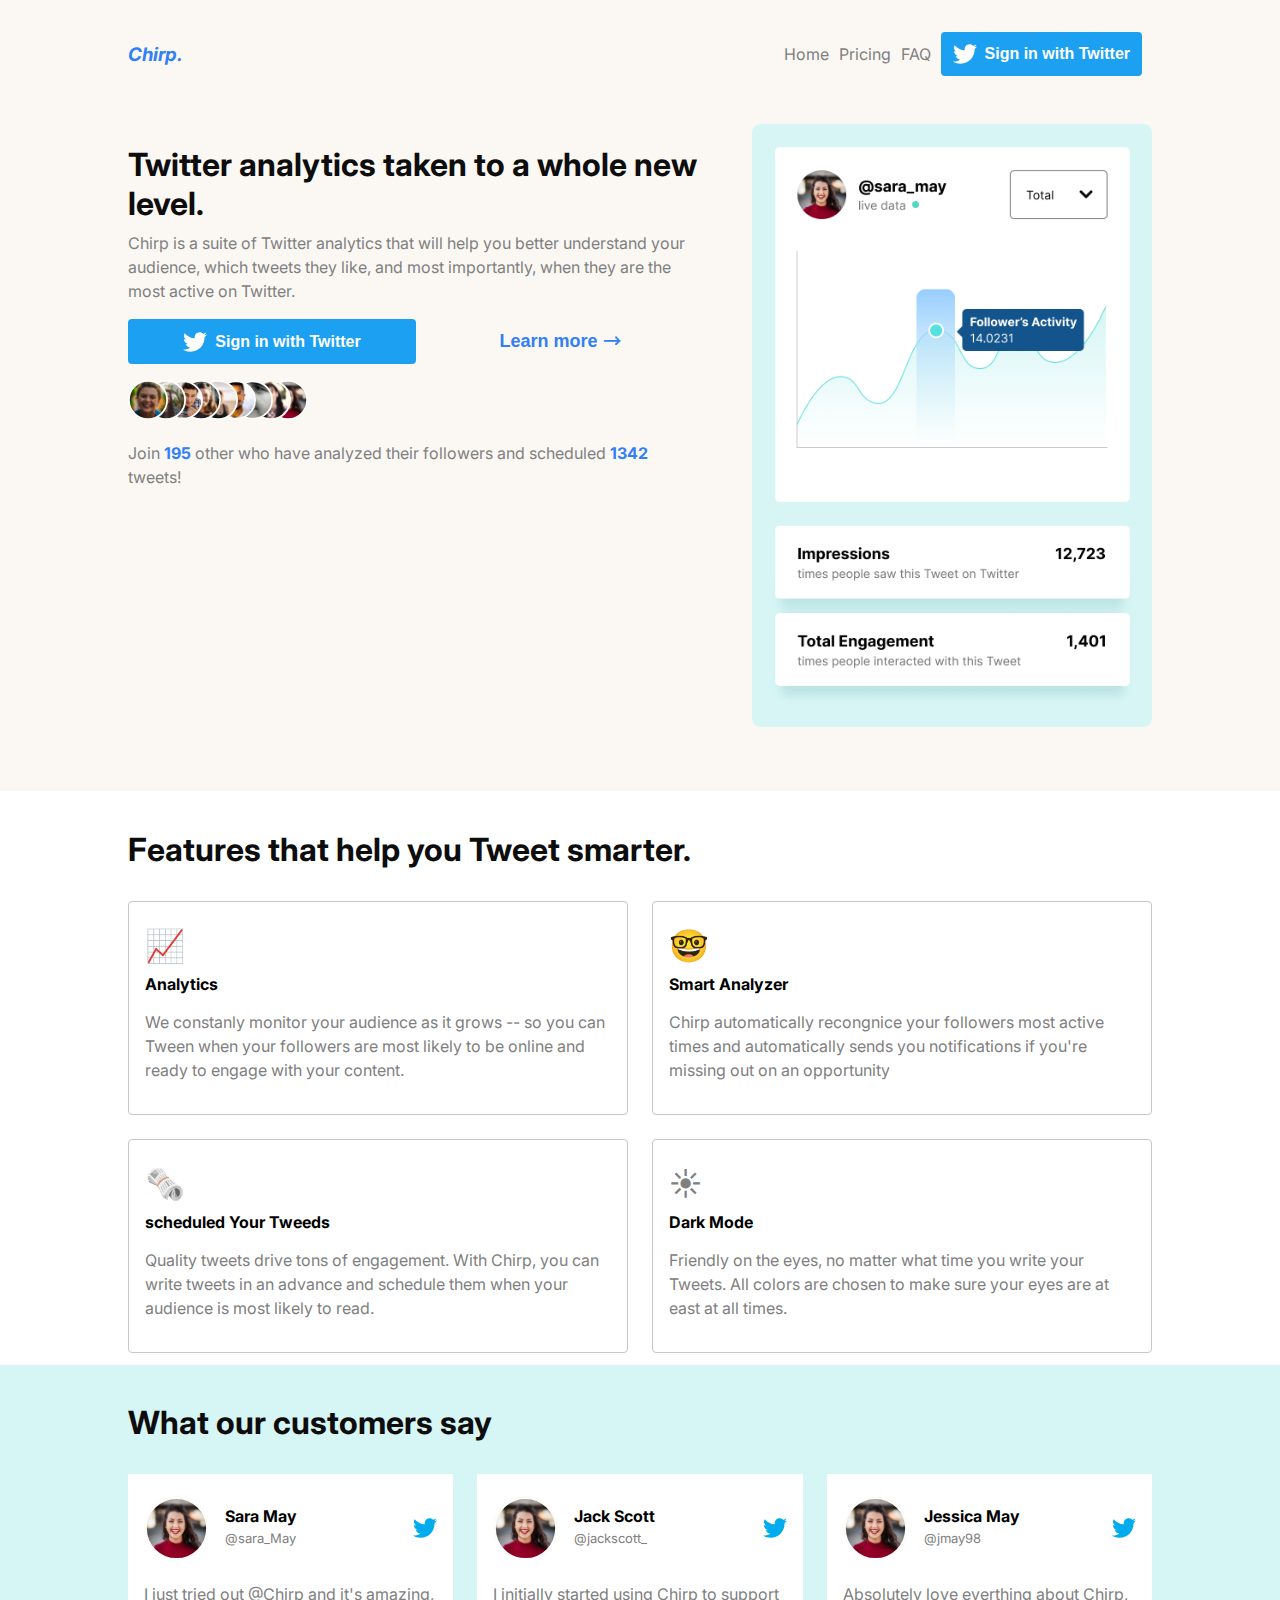
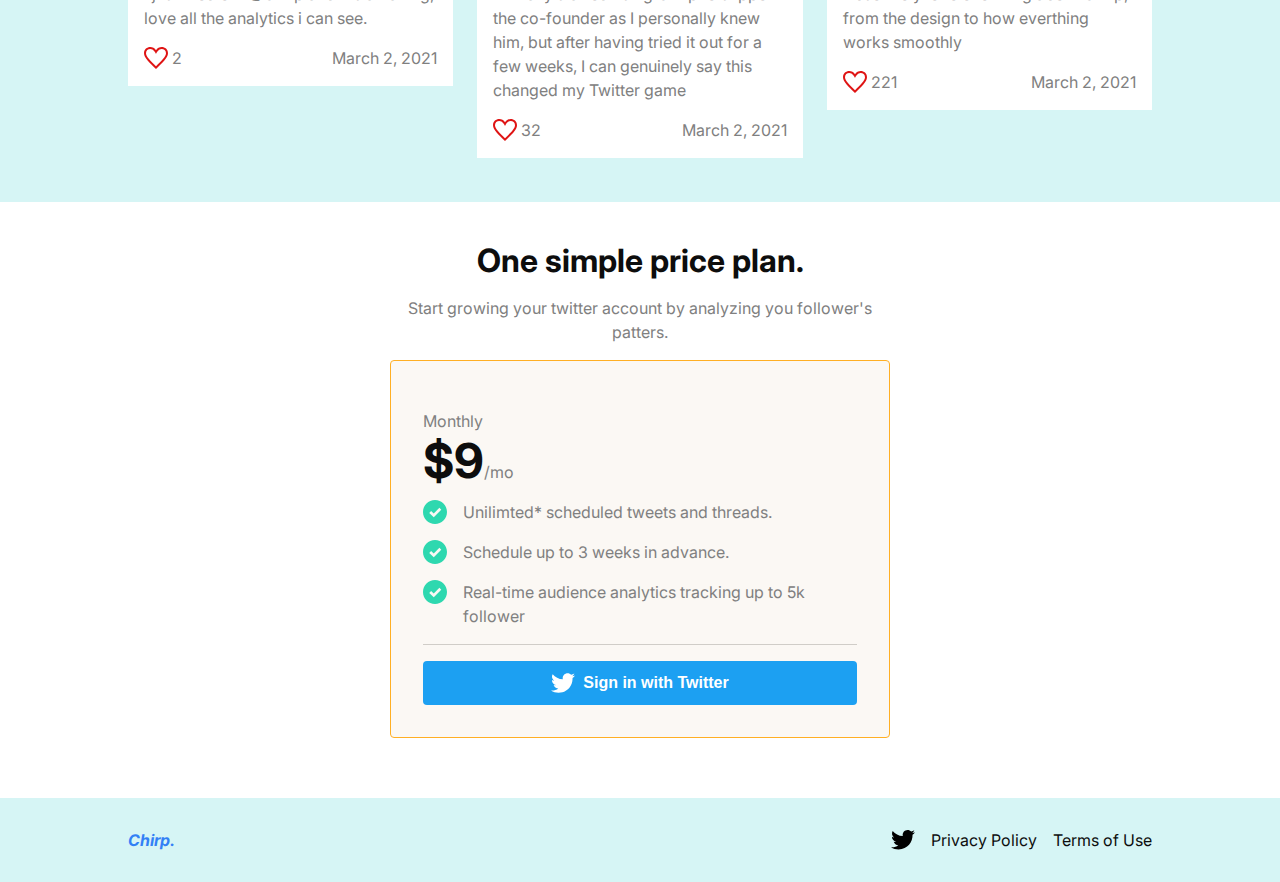
<file: index.html>
<!DOCTYPE html>
<html lang="en">
    <head>
        <meta charset="UTF-8">
        <meta name="viewport" content="width=device-width, initial-scale=1.0">
        <title>Document</title>
        <link rel="stylesheet" href="./Style/style.css">
    </head>
    <body>

        <div class="container">

            <header>
                <nav class="navbar">
                    <div class="main-header">
                        <h3 class="logo">
                            Chirp.
                        </h3>
                        <button id="nav-trigger"><svg width="24" height="20"
                                viewBox="0 0 24 20" fill="none"
                                xmlns="http://www.w3.org/2000/svg"><path
                                    d="M24 4H0V0H24V4ZM24 8H0V12H24V8ZM24 16H0V20H24V16Z"
                                    fill="black" /></svg></button>
                    </div>

                    <ul id="moblie-nav">
                        <li><a href="./index.html">Home</a></li>
                        <li><a href="#">Pricing</a></li>
                        <li><a href="./FAQ.html">FAQ</a></li>
                        <li><button class="twitter"><svg width="24" height="20"
                                    viewBox="0 0 24 20" fill="none"
                                    xmlns="http://www.w3.org/2000/svg">
                                    <path
                                        d="M24 2.55699C23.117 2.94899 22.168 3.21299 21.172 3.33199C22.189 2.72299 22.97 1.75799 23.337 0.607986C22.386 1.17199 21.332 1.58199 20.21 1.80299C19.313 0.845986 18.032 0.247986 16.616 0.247986C13.437 0.247986 11.101 3.21399 11.819 6.29299C7.728 6.08799 4.1 4.12799 1.671 1.14899C0.381 3.36199 1.002 6.25699 3.194 7.72299C2.388 7.69699 1.628 7.47599 0.965 7.10699C0.911 9.38799 2.546 11.522 4.914 11.997C4.221 12.185 3.462 12.229 2.69 12.081C3.316 14.037 5.134 15.46 7.29 15.5C5.22 17.123 2.612 17.848 0 17.54C2.179 18.937 4.768 19.752 7.548 19.752C16.69 19.752 21.855 12.031 21.543 5.10599C22.505 4.41099 23.34 3.54399 24 2.55699Z"
                                        fill="white" />
                                </svg> Sign in with Twitter
                            </button></li>
                    </ul>
                </nav>
            </header>

            <main>
                <section id="main">
                    <div class="main">

                        <img src="Assets/Hero Image (Desktop View).png"
                            alt="Hero Image" class="Hero image ">

                        <div class="section-1">

                            <h1>Twitter analytics taken to a whole new level.</h1>

                            <p>Chirp is a suite of Twitter analytics that will
                                help you better
                                understand your audience, which tweets they
                                like, and most importantly,
                                when they are the most active on Twitter.
                            </p>
                            <div class="buttons">
                                <button class="twitter"><svg width="24"
                                        height="20" viewBox="0 0 24 20"
                                        fill="none"
                                        xmlns="http://www.w3.org/2000/svg">
                                        <path
                                            d="M24 2.55699C23.117 2.94899 22.168 3.21299 21.172 3.33199C22.189 2.72299 22.97 1.75799 23.337 0.607986C22.386 1.17199 21.332 1.58199 20.21 1.80299C19.313 0.845986 18.032 0.247986 16.616 0.247986C13.437 0.247986 11.101 3.21399 11.819 6.29299C7.728 6.08799 4.1 4.12799 1.671 1.14899C0.381 3.36199 1.002 6.25699 3.194 7.72299C2.388 7.69699 1.628 7.47599 0.965 7.10699C0.911 9.38799 2.546 11.522 4.914 11.997C4.221 12.185 3.462 12.229 2.69 12.081C3.316 14.037 5.134 15.46 7.29 15.5C5.22 17.123 2.612 17.848 0 17.54C2.179 18.937 4.768 19.752 7.548 19.752C16.69 19.752 21.855 12.031 21.543 5.10599C22.505 4.41099 23.34 3.54399 24 2.55699Z"
                                            fill="white" />
                                    </svg> Sign in with Twitter
                                </button>
                                <button class="btn-learn">
                                    Learn more &#129106;
                                </button>
                            </div>

                            <div class="Avatars">
                                <img class="avatar"
                                    src="Assets/userAvatar01.svg" alt width="40"
                                    height="40">
                                <img class="avatar"
                                    src="Assets/userAvatar02.svg" alt width="40"
                                    height="40">
                                <img class="avatar"
                                    src="Assets/userAvatar03.svg" alt width="40"
                                    height="40">
                                <img class="avatar"
                                    src="Assets/userAvatar04.svg" alt width="40"
                                    height="40">
                                <img class="avatar"
                                    src="Assets/userAvatar05.svg" alt width="40"
                                    height="40">
                                <img class="avatar"
                                    src="Assets/userAvatar06.svg" alt width="40"
                                    height="40">
                                <img class="avatar"
                                    src="Assets/userAvatar07.svg" alt width="40"
                                    height="40">
                                <img class="avatar"
                                    src="Assets/userAvatar08.svg" alt width="40"
                                    height="40">
                                <img class="avatar"
                                    src="Assets/userAvatar09.svg" alt width="40"
                                    height="40">
                            </div>

                            <p> Join <strong>195</strong> other who have
                                analyzed their followers and
                                scheduled <strong>1342</strong> tweets!
                            </p>
                        </div>
                    </div>
                </section>

                <section id="section-2">
                    <div class="section-2">

                        <h2>Features that help you Tweet smarter.</h2>
                        <div class="features">
                            <div>
                                <p id="emoji">📈</p>
                                <strong>Analytics</strong>
                                <p>We constanly monitor your audience as it
                                    grows -- so you
                                    can Tween when your followers are most
                                    likely to be online
                                    and ready to engage with your content.
                                </p>
                            </div>
                            <div>
                                <p id="emoji">🤓</p>
                                <strong>Smart Analyzer</strong>
                                <p>Chirp automatically recongnice your followers
                                    most active times
                                    and automatically sends you notifications if
                                    you're missing out on an
                                    opportunity
                                </p>
                            </div>
                            <div>
                                <p id="emoji">🗞️</p>
                                <strong>scheduled Your Tweeds</strong>
                                <p>Quality tweets drive tons of engagement. With
                                    Chirp, you can write
                                    tweets in an advance and schedule them when
                                    your audience is most likely to read.
                                </p>
                            </div>
                            <div>
                                <p id="emoji">☀︎</p>
                                <strong>Dark Mode</strong>
                                <p>Friendly on the eyes, no matter what time you
                                    write your Tweets. All colors
                                    are chosen to make sure your eyes are at
                                    east at all times.
                                </p>
                            </div>
                        </div>
                    </div>
                </section>

                <section id="section-3">
                    <div class="section-3">
                        <h2>What our customers say</h2>

                        <div id="reviews">
                            <div class="reviews">
                                <div class="profile">
                                    <img src="Assets/userAvatar01.svg" alt
                                        width="65px" height="65px">
                                    <div class="username">
                                        <strong>Sara May</strong>
                                        <p>@sara_May</p>
                                    </div>
                                    <svg width="24" height="24"
                                        viewBox="0 0 24 24" fill="none"
                                        xmlns="http://www.w3.org/2000/svg"><g
                                            clip-path="url(#clip0)"><path
                                                d="M24 4.55705C23.117 4.94905 22.168 5.21305 21.172 5.33205C22.189 4.72305 22.97 3.75805 23.337 2.60805C22.386 3.17205 21.332 3.58205 20.21 3.80305C19.313 2.84605 18.032 2.24805 16.616 2.24805C13.437 2.24805 11.101 5.21405 11.819 8.29305C7.728 8.08805 4.1 6.12805 1.671 3.14905C0.381 5.36205 1.002 8.25705 3.194 9.72305C2.388 9.69705 1.628 9.47605 0.965 9.10705C0.911 11.388 2.546 13.522 4.914 13.997C4.221 14.185 3.462 14.229 2.69 14.081C3.316 16.037 5.134 17.46 7.29 17.5C5.22 19.123 2.612 19.848 0 19.54C2.179 20.937 4.768 21.752 7.548 21.752C16.69 21.752 21.855 14.031 21.543 7.10605C22.505 6.41105 23.34 5.54405 24 4.55705Z"
                                                fill="#00ACEE" /></g><defs><clippath
                                                id="clip0"><rect width="24"
                                                    height="24" fill="white" /></clippath></defs></svg>
                                </div>
                                <p>I just tried out @Chirp and it's amazing,
                                    love all the analytics i can see.</p>
                                <div class="details">
                                    <div class="like">
                                        <svg width="24" height="24"
                                            viewBox="0 0 24 24" fill="none"
                                            xmlns="http://www.w3.org/2000/svg">
                                            <path
                                                d="M6.28 3C9.516 3.001 11.253 6.491 12 8.031C12.75 6.484 14.469 3.01 17.726 3.01C19.784 3.01 22 4.319 22 7.192C22 10.634 17.256 15.043 12 20.192C6.742 15.041 2 10.633 2 7.192C2 4.516 3.965 2.999 6.28 3ZM6.281 1C3.098 1 0 3.187 0 7.192C0 11.853 5.57 16.619 12 23C18.43 16.619 24 11.853 24 7.192C24 3.181 20.903 1.01 17.726 1.01C15.522 1.01 13.28 2.052 12 4.248C10.715 2.042 8.478 1 6.281 1Z"
                                                fill="#DF1414" />
                                        </svg>
                                        <p>2</p>
                                    </div>
                                    <p>March 2, 2021</p>
                                </div>
                            </div>

                            <div class="reviews">
                                <div class="tweets">
                                    <div class="profile">
                                        <img src="Assets/userAvatar01.svg" alt
                                            width="65px" height="65px">
                                        <div class="username">
                                            <strong>Jack Scott</strong>
                                            <p>@jackscott_</p>
                                        </div>
                                        <svg width="24" height="24"
                                            viewBox="0 0 24 24" fill="none"
                                            xmlns="http://www.w3.org/2000/svg"><g
                                                clip-path="url(#clip0)"><path
                                                    d="M24 4.55705C23.117 4.94905 22.168 5.21305 21.172 5.33205C22.189 4.72305 22.97 3.75805 23.337 2.60805C22.386 3.17205 21.332 3.58205 20.21 3.80305C19.313 2.84605 18.032 2.24805 16.616 2.24805C13.437 2.24805 11.101 5.21405 11.819 8.29305C7.728 8.08805 4.1 6.12805 1.671 3.14905C0.381 5.36205 1.002 8.25705 3.194 9.72305C2.388 9.69705 1.628 9.47605 0.965 9.10705C0.911 11.388 2.546 13.522 4.914 13.997C4.221 14.185 3.462 14.229 2.69 14.081C3.316 16.037 5.134 17.46 7.29 17.5C5.22 19.123 2.612 19.848 0 19.54C2.179 20.937 4.768 21.752 7.548 21.752C16.69 21.752 21.855 14.031 21.543 7.10605C22.505 6.41105 23.34 5.54405 24 4.55705Z"
                                                    fill="#00ACEE" /></g><defs><clippath
                                                    id="clip0"><rect width="24"
                                                        height="24" fill="white" /></clippath></defs></svg>
                                    </div>
                                    <p>I initially started using Chirp to
                                        support the co-founder as I personally
                                        knew him, but after having tried it out
                                        for a few weeks, I can genuinely say
                                        this changed my Twitter game </p>
                                    <div class="details">
                                        <div class="like">
                                            <svg width="24" height="24"
                                                viewBox="0 0 24 24" fill="none"
                                                xmlns="http://www.w3.org/2000/svg">
                                                <path
                                                    d="M6.28 3C9.516 3.001 11.253 6.491 12 8.031C12.75 6.484 14.469 3.01 17.726 3.01C19.784 3.01 22 4.319 22 7.192C22 10.634 17.256 15.043 12 20.192C6.742 15.041 2 10.633 2 7.192C2 4.516 3.965 2.999 6.28 3ZM6.281 1C3.098 1 0 3.187 0 7.192C0 11.853 5.57 16.619 12 23C18.43 16.619 24 11.853 24 7.192C24 3.181 20.903 1.01 17.726 1.01C15.522 1.01 13.28 2.052 12 4.248C10.715 2.042 8.478 1 6.281 1Z"
                                                    fill="#DF1414" />
                                            </svg>
                                            <p>32</p>
                                        </div>
                                        <p>March 2, 2021</p>
                                    </div>
                                </div>
                            </div>

                            <div class="reviews">
                                <div class="tweets">
                                    <div class="profile">
                                        <img src="Assets/userAvatar01.svg" alt
                                            width="65px" height="65px">
                                        <div class="username">
                                            <strong>Jessica May</strong>
                                            <p>@jmay98</p>
                                        </div>
                                        <svg width="24" height="24"
                                            viewBox="0 0 24 24" fill="none"
                                            xmlns="http://www.w3.org/2000/svg"><g
                                                clip-path="url(#clip0)"><path
                                                    d="M24 4.55705C23.117 4.94905 22.168 5.21305 21.172 5.33205C22.189 4.72305 22.97 3.75805 23.337 2.60805C22.386 3.17205 21.332 3.58205 20.21 3.80305C19.313 2.84605 18.032 2.24805 16.616 2.24805C13.437 2.24805 11.101 5.21405 11.819 8.29305C7.728 8.08805 4.1 6.12805 1.671 3.14905C0.381 5.36205 1.002 8.25705 3.194 9.72305C2.388 9.69705 1.628 9.47605 0.965 9.10705C0.911 11.388 2.546 13.522 4.914 13.997C4.221 14.185 3.462 14.229 2.69 14.081C3.316 16.037 5.134 17.46 7.29 17.5C5.22 19.123 2.612 19.848 0 19.54C2.179 20.937 4.768 21.752 7.548 21.752C16.69 21.752 21.855 14.031 21.543 7.10605C22.505 6.41105 23.34 5.54405 24 4.55705Z"
                                                    fill="#00ACEE" /></g><defs><clippath
                                                    id="clip0"><rect width="24"
                                                        height="24" fill="white" /></clippath></defs></svg>
                                    </div>
                                    <p>Absolutely love everthing about Chirp,
                                        from the design to how everthing works
                                        smoothly</p>
                                    <div class="details">
                                        <div class="like">
                                            <svg width="24" height="24"
                                                viewBox="0 0 24 24" fill="none"
                                                xmlns="http://www.w3.org/2000/svg">
                                                <path
                                                    d="M6.28 3C9.516 3.001 11.253 6.491 12 8.031C12.75 6.484 14.469 3.01 17.726 3.01C19.784 3.01 22 4.319 22 7.192C22 10.634 17.256 15.043 12 20.192C6.742 15.041 2 10.633 2 7.192C2 4.516 3.965 2.999 6.28 3ZM6.281 1C3.098 1 0 3.187 0 7.192C0 11.853 5.57 16.619 12 23C18.43 16.619 24 11.853 24 7.192C24 3.181 20.903 1.01 17.726 1.01C15.522 1.01 13.28 2.052 12 4.248C10.715 2.042 8.478 1 6.281 1Z"
                                                    fill="#DF1414" />
                                            </svg>
                                            <p>221</p>
                                        </div>
                                        <p>March 2, 2021</p>
                                    </div>
                                </div>
                            </div>
                        </div>
                    </div>
                </section>

                <section id="section-4">
                    <div class="section-4">
                        <h2>One simple price plan.</h2>
                        <p class="twitter-growth-text">Start growing your
                            twitter account by analyzing you follower's patters.</p>
                        <div class="trial">
                            <p>Monthly</p>
                            <p><strong>$9</strong>/mo</p>

                            <div class="perks">
                                <svg width="24" height="24" viewBox="0 0 24 24"
                                    fill="none"
                                    xmlns="http://www.w3.org/2000/svg"><path
                                        d="M12 0C5.373 0 0 5.373 0 12C0 18.627 5.373 24 12 24C18.627 24 24 18.627 24 12C24 5.373 18.627 0 12 0ZM10.75 17.292L6.25 12.928L8.107 11.07L10.75 13.576L16.393 7.792L18.25 9.649L10.75 17.292Z"
                                        fill="#2ED8AF" /></svg>
                                <p>Unilimted* scheduled tweets and threads.</p>
                            </div>
                            <div class="perks">
                                <svg width="24" height="24" viewBox="0 0 24 24"
                                    fill="none"
                                    xmlns="http://www.w3.org/2000/svg"><path
                                        d="M12 0C5.373 0 0 5.373 0 12C0 18.627 5.373 24 12 24C18.627 24 24 18.627 24 12C24 5.373 18.627 0 12 0ZM10.75 17.292L6.25 12.928L8.107 11.07L10.75 13.576L16.393 7.792L18.25 9.649L10.75 17.292Z"
                                        fill="#2ED8AF" /></svg>
                                <p>Schedule up to 3 weeks in advance.</p>
                            </div>
                            <div class="perks">
                                <svg width="24" height="24" viewBox="0 0 24 24"
                                    fill="none"
                                    xmlns="http://www.w3.org/2000/svg"><path
                                        d="M12 0C5.373 0 0 5.373 0 12C0 18.627 5.373 24 12 24C18.627 24 24 18.627 24 12C24 5.373 18.627 0 12 0ZM10.75 17.292L6.25 12.928L8.107 11.07L10.75 13.576L16.393 7.792L18.25 9.649L10.75 17.292Z"
                                        fill="#2ED8AF" /></svg>
                                <p>Real-time audience analytics tracking up to
                                    5k follower</p>
                            </div>
                            <hr>
                            <button class="twitter"><svg width="24" height="20"
                                    viewBox="0 0 24 20" fill="none"
                                    xmlns="http://www.w3.org/2000/svg">
                                    <path
                                        d="M24 2.55699C23.117 2.94899 22.168 3.21299 21.172 3.33199C22.189 2.72299 22.97 1.75799 23.337 0.607986C22.386 1.17199 21.332 1.58199 20.21 1.80299C19.313 0.845986 18.032 0.247986 16.616 0.247986C13.437 0.247986 11.101 3.21399 11.819 6.29299C7.728 6.08799 4.1 4.12799 1.671 1.14899C0.381 3.36199 1.002 6.25699 3.194 7.72299C2.388 7.69699 1.628 7.47599 0.965 7.10699C0.911 9.38799 2.546 11.522 4.914 11.997C4.221 12.185 3.462 12.229 2.69 12.081C3.316 14.037 5.134 15.46 7.29 15.5C5.22 17.123 2.612 17.848 0 17.54C2.179 18.937 4.768 19.752 7.548 19.752C16.69 19.752 21.855 12.031 21.543 5.10599C22.505 4.41099 23.34 3.54399 24 2.55699Z"
                                        fill="white" />
                                </svg> Sign in with Twitter
                            </button>
                        </div>
                    </div>
                </section>

                <section class="footer-background">
                    <footer>
                        <div id="footer">
                            <strong>Chirp.</strong>
                            <div class="footer">
                                <svg width="25" height="20" viewBox="0 0 25 20"
                                    fill="none"
                                    xmlns="http://www.w3.org/2000/svg">
                                    <path
                                        d="M25 2.309C24.117 2.701 23.168 2.965 22.172 3.084C23.189 2.475 23.97 1.51 24.337 0.36C23.386 0.924 22.332 1.334 21.21 1.555C20.313 0.598 19.032 0 17.616 0C14.437 0 12.101 2.966 12.819 6.045C8.728 5.84 5.1 3.88 2.671 0.901C1.381 3.114 2.002 6.009 4.194 7.475C3.388 7.449 2.628 7.228 1.965 6.859C1.911 9.14 3.546 11.274 5.914 11.749C5.221 11.937 4.462 11.981 3.69 11.833C4.316 13.789 6.134 15.212 8.29 15.252C6.22 16.875 3.612 17.6 1 17.292C3.179 18.689 5.768 19.504 8.548 19.504C17.69 19.504 22.855 11.783 22.543 4.858C23.505 4.163 24.34 3.296 25 2.309Z"
                                        fill="black" />
                                </svg>
                                <p>Privacy Policy</p>
                                <p>Terms of Use</p>
                            </div>
                        </div>
                    </footer>
                </section>

                <script src="./Js/script.js"></script>

            </main>
        </div>
    </body>
</html>
</file>
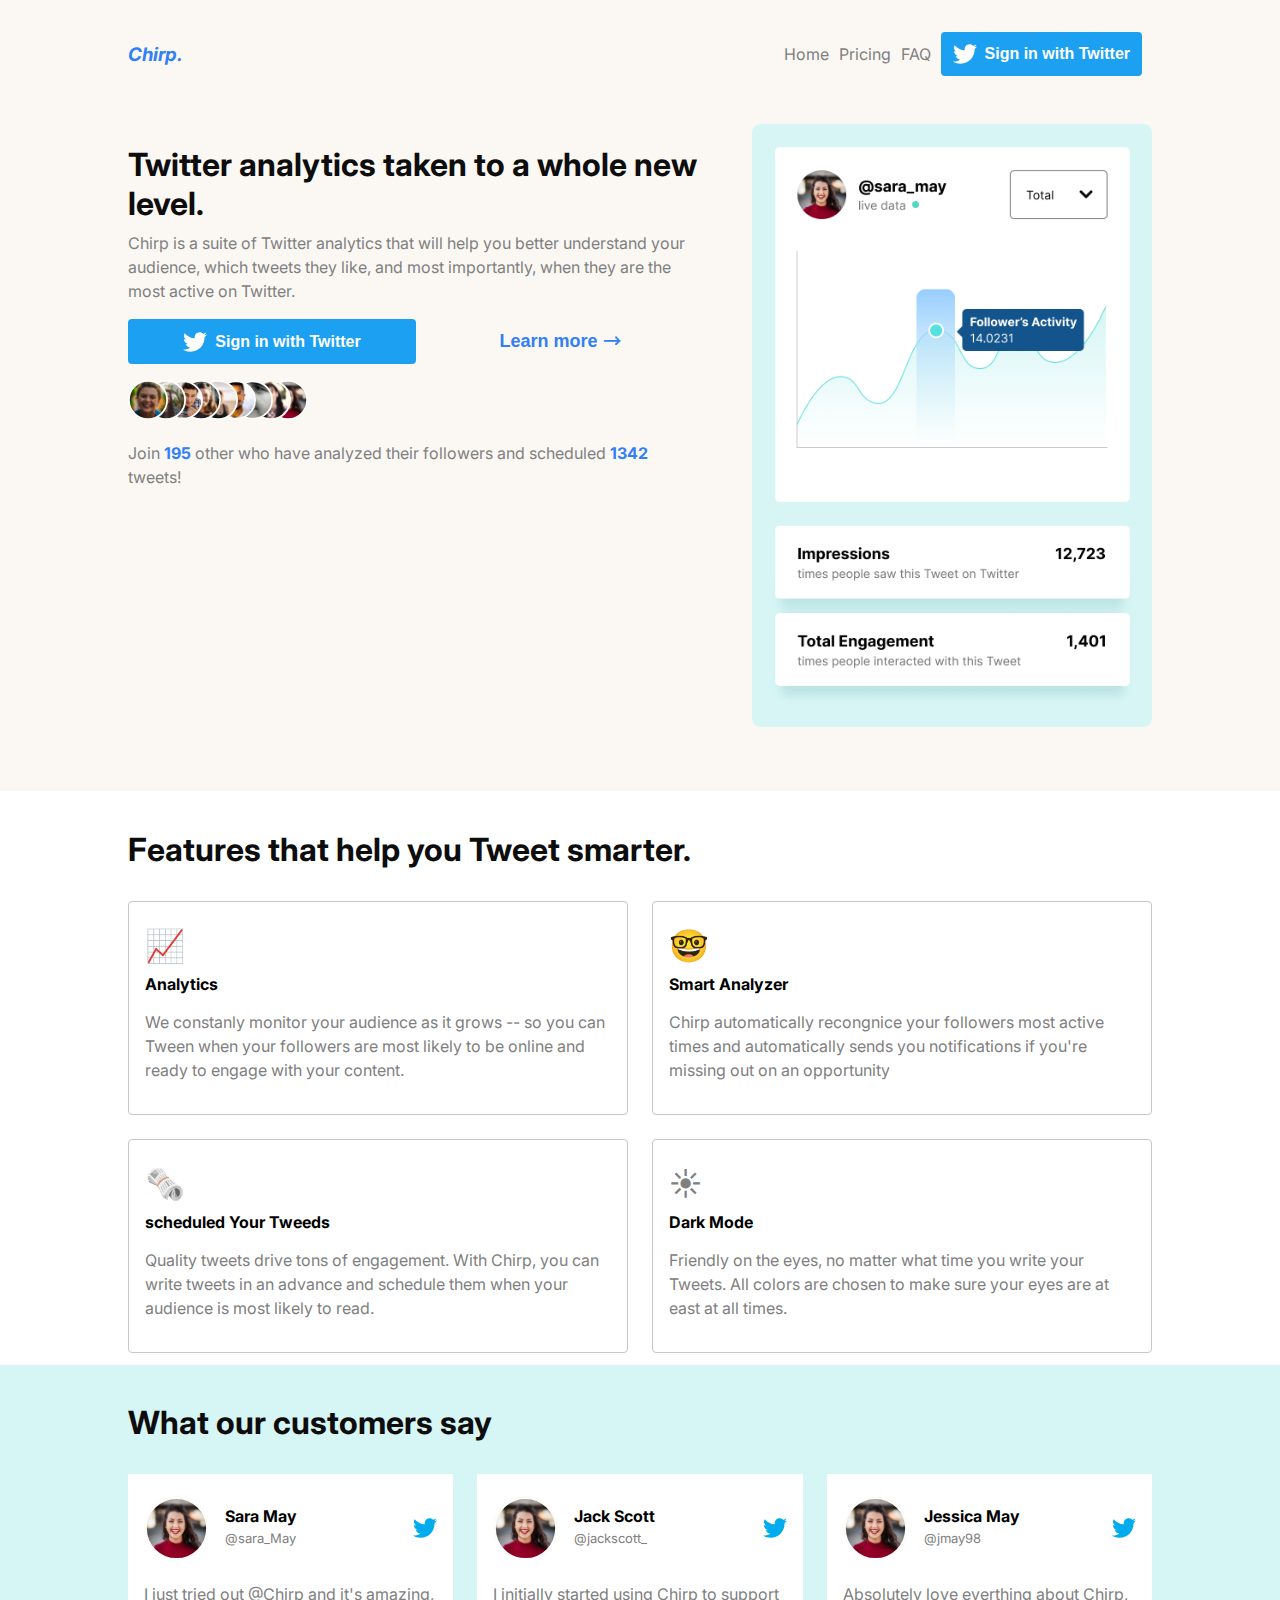
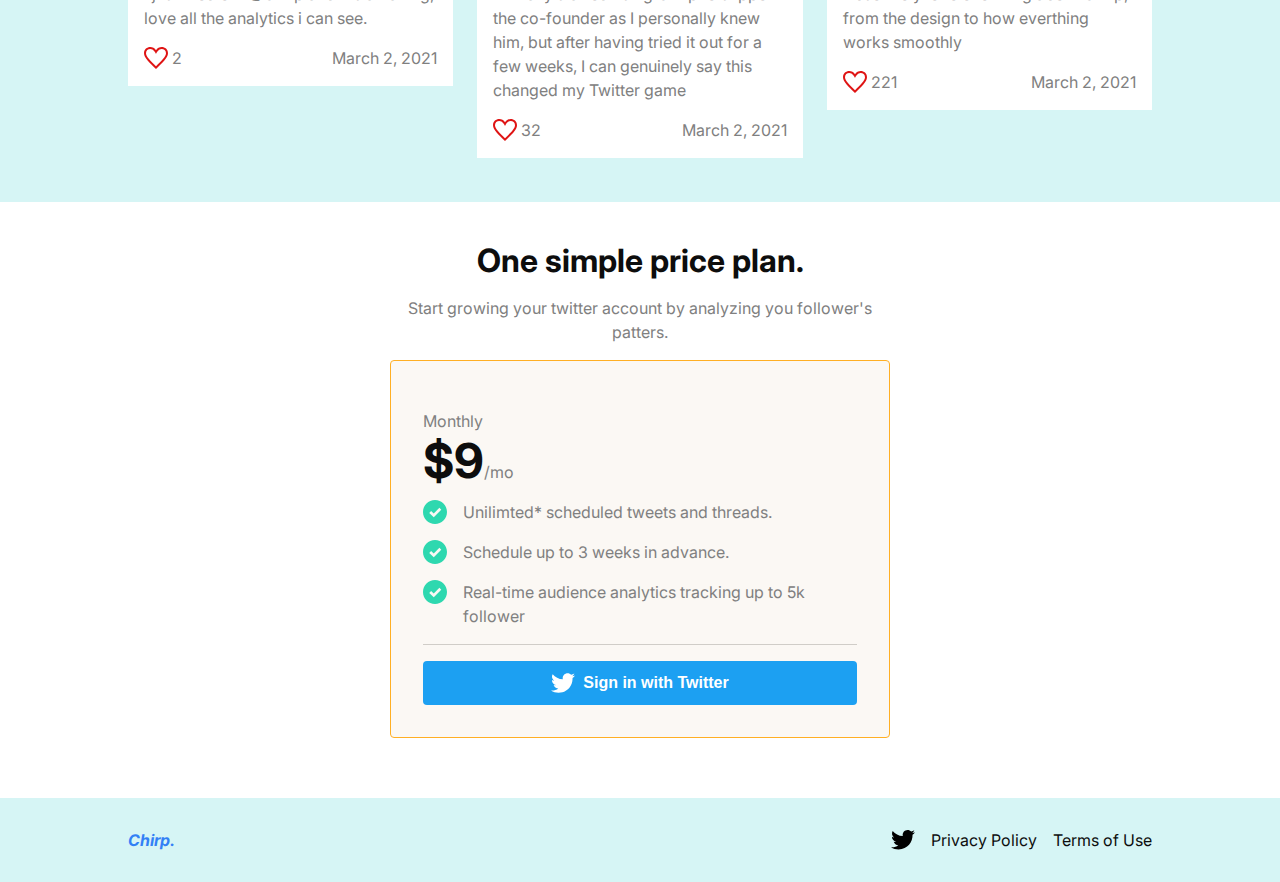
<file: Final-Project/index.html>
<!DOCTYPE html>
<html lang="en">
    <head>
        <meta charset="UTF-8">
        <meta name="viewport" content="width=device-width, initial-scale=1.0">
        <title>Document</title>
        <link rel="stylesheet" href="Style/style.css">
    </head>
    <body>

        <div class="container">

            <header>
                <nav class="navbar">
                    <div class="main-header">
                        <h3 class="logo">
                            Chirp.
                        </h3>
                        <button id="nav-trigger"><svg width="24" height="20"
                                viewBox="0 0 24 20" fill="none"
                                xmlns="http://www.w3.org/2000/svg"><path
                                    d="M24 4H0V0H24V4ZM24 8H0V12H24V8ZM24 16H0V20H24V16Z"
                                    fill="black" /></svg></button>
                    </div>

                    <ul id="moblie-nav">
                        <li><a href="/Final-Project/index.html">Home</a></li>
                        <li><a href="#">Pricing</a></li>
                        <li><a href="/Final-Project/FAQ.html">FAQ</a></li>
                        <li><button class="twitter"><svg width="24" height="20"
                                    viewBox="0 0 24 20" fill="none"
                                    xmlns="http://www.w3.org/2000/svg">
                                    <path
                                        d="M24 2.55699C23.117 2.94899 22.168 3.21299 21.172 3.33199C22.189 2.72299 22.97 1.75799 23.337 0.607986C22.386 1.17199 21.332 1.58199 20.21 1.80299C19.313 0.845986 18.032 0.247986 16.616 0.247986C13.437 0.247986 11.101 3.21399 11.819 6.29299C7.728 6.08799 4.1 4.12799 1.671 1.14899C0.381 3.36199 1.002 6.25699 3.194 7.72299C2.388 7.69699 1.628 7.47599 0.965 7.10699C0.911 9.38799 2.546 11.522 4.914 11.997C4.221 12.185 3.462 12.229 2.69 12.081C3.316 14.037 5.134 15.46 7.29 15.5C5.22 17.123 2.612 17.848 0 17.54C2.179 18.937 4.768 19.752 7.548 19.752C16.69 19.752 21.855 12.031 21.543 5.10599C22.505 4.41099 23.34 3.54399 24 2.55699Z"
                                        fill="white" />
                                </svg> Sign in with Twitter
                            </button></li>
                    </ul>
                </nav>
            </header>

            <main>
                <section id="main">
                    <div class="main">

                        <img src="Assets/Hero Image (Desktop View).png"
                            alt="Hero Image" class="Hero image ">

                        <div class="section-1">

                            <h1>Twitter analytics taken to a whole new level.</h1>

                            <p>Chirp is a suite of Twitter analytics that will
                                help you better
                                understand your audience, which tweets they
                                like, and most importantly,
                                when they are the most active on Twitter.
                            </p>
                            <div class="buttons">
                                <button class="twitter"><svg width="24"
                                        height="20" viewBox="0 0 24 20"
                                        fill="none"
                                        xmlns="http://www.w3.org/2000/svg">
                                        <path
                                            d="M24 2.55699C23.117 2.94899 22.168 3.21299 21.172 3.33199C22.189 2.72299 22.97 1.75799 23.337 0.607986C22.386 1.17199 21.332 1.58199 20.21 1.80299C19.313 0.845986 18.032 0.247986 16.616 0.247986C13.437 0.247986 11.101 3.21399 11.819 6.29299C7.728 6.08799 4.1 4.12799 1.671 1.14899C0.381 3.36199 1.002 6.25699 3.194 7.72299C2.388 7.69699 1.628 7.47599 0.965 7.10699C0.911 9.38799 2.546 11.522 4.914 11.997C4.221 12.185 3.462 12.229 2.69 12.081C3.316 14.037 5.134 15.46 7.29 15.5C5.22 17.123 2.612 17.848 0 17.54C2.179 18.937 4.768 19.752 7.548 19.752C16.69 19.752 21.855 12.031 21.543 5.10599C22.505 4.41099 23.34 3.54399 24 2.55699Z"
                                            fill="white" />
                                    </svg> Sign in with Twitter
                                </button>
                                <button class="btn-learn">
                                    Learn more &#129106;
                                </button>
                            </div>

                            <div class="Avatars">
                                <img class="avatar"
                                    src="Assets/userAvatar01.svg" alt width="40"
                                    height="40">
                                <img class="avatar"
                                    src="Assets/userAvatar02.svg" alt width="40"
                                    height="40">
                                <img class="avatar"
                                    src="Assets/userAvatar03.svg" alt width="40"
                                    height="40">
                                <img class="avatar"
                                    src="Assets/userAvatar04.svg" alt width="40"
                                    height="40">
                                <img class="avatar"
                                    src="Assets/userAvatar05.svg" alt width="40"
                                    height="40">
                                <img class="avatar"
                                    src="Assets/userAvatar06.svg" alt width="40"
                                    height="40">
                                <img class="avatar"
                                    src="Assets/userAvatar07.svg" alt width="40"
                                    height="40">
                                <img class="avatar"
                                    src="Assets/userAvatar08.svg" alt width="40"
                                    height="40">
                                <img class="avatar"
                                    src="Assets/userAvatar09.svg" alt width="40"
                                    height="40">
                            </div>

                            <p> Join <strong>195</strong> other who have
                                analyzed their followers and
                                scheduled <strong>1342</strong> tweets!
                            </p>
                        </div>
                    </div>
                </section>

                <section id="section-2">
                    <div class="section-2">

                        <h2>Features that help you Tweet smarter.</h2>
                        <div class="features">
                            <div>
                                <p id="emoji">📈</p>
                                <strong>Analytics</strong>
                                <p>We constanly monitor your audience as it
                                    grows -- so you
                                    can Tween when your followers are most
                                    likely to be online
                                    and ready to engage with your content.
                                </p>
                            </div>
                            <div>
                                <p id="emoji">🤓</p>
                                <strong>Smart Analyzer</strong>
                                <p>Chirp automatically recongnice your followers
                                    most active times
                                    and automatically sends you notifications if
                                    you're missing out on an
                                    opportunity
                                </p>
                            </div>
                            <div>
                                <p id="emoji">🗞️</p>
                                <strong>scheduled Your Tweeds</strong>
                                <p>Quality tweets drive tons of engagement. With
                                    Chirp, you can write
                                    tweets in an advance and schedule them when
                                    your audience is most likely to read.
                                </p>
                            </div>
                            <div>
                                <p id="emoji">☀︎</p>
                                <strong>Dark Mode</strong>
                                <p>Friendly on the eyes, no matter what time you
                                    write your Tweets. All colors
                                    are chosen to make sure your eyes are at
                                    east at all times.
                                </p>
                            </div>
                        </div>
                    </div>
                </section>

                <section id="section-3">
                    <div class="section-3">
                        <h2>What our customers say</h2>

                        <div id="reviews">
                            <div class="reviews">
                                <div class="profile">
                                    <img src="Assets/userAvatar01.svg" alt
                                        width="65px" height="65px">
                                    <div class="username">
                                        <strong>Sara May</strong>
                                        <p>@sara_May</p>
                                    </div>
                                    <svg width="24" height="24"
                                        viewBox="0 0 24 24" fill="none"
                                        xmlns="http://www.w3.org/2000/svg"><g
                                            clip-path="url(#clip0)"><path
                                                d="M24 4.55705C23.117 4.94905 22.168 5.21305 21.172 5.33205C22.189 4.72305 22.97 3.75805 23.337 2.60805C22.386 3.17205 21.332 3.58205 20.21 3.80305C19.313 2.84605 18.032 2.24805 16.616 2.24805C13.437 2.24805 11.101 5.21405 11.819 8.29305C7.728 8.08805 4.1 6.12805 1.671 3.14905C0.381 5.36205 1.002 8.25705 3.194 9.72305C2.388 9.69705 1.628 9.47605 0.965 9.10705C0.911 11.388 2.546 13.522 4.914 13.997C4.221 14.185 3.462 14.229 2.69 14.081C3.316 16.037 5.134 17.46 7.29 17.5C5.22 19.123 2.612 19.848 0 19.54C2.179 20.937 4.768 21.752 7.548 21.752C16.69 21.752 21.855 14.031 21.543 7.10605C22.505 6.41105 23.34 5.54405 24 4.55705Z"
                                                fill="#00ACEE" /></g><defs><clippath
                                                id="clip0"><rect width="24"
                                                    height="24" fill="white" /></clippath></defs></svg>
                                </div>
                                <p>I just tried out @Chirp and it's amazing,
                                    love all the analytics i can see.</p>
                                <div class="details">
                                    <div class="like">
                                        <svg width="24" height="24"
                                            viewBox="0 0 24 24" fill="none"
                                            xmlns="http://www.w3.org/2000/svg">
                                            <path
                                                d="M6.28 3C9.516 3.001 11.253 6.491 12 8.031C12.75 6.484 14.469 3.01 17.726 3.01C19.784 3.01 22 4.319 22 7.192C22 10.634 17.256 15.043 12 20.192C6.742 15.041 2 10.633 2 7.192C2 4.516 3.965 2.999 6.28 3ZM6.281 1C3.098 1 0 3.187 0 7.192C0 11.853 5.57 16.619 12 23C18.43 16.619 24 11.853 24 7.192C24 3.181 20.903 1.01 17.726 1.01C15.522 1.01 13.28 2.052 12 4.248C10.715 2.042 8.478 1 6.281 1Z"
                                                fill="#DF1414" />
                                        </svg>
                                        <p>2</p>
                                    </div>
                                    <p>March 2, 2021</p>
                                </div>
                            </div>

                            <div class="reviews">
                                <div class="tweets">
                                    <div class="profile">
                                        <img src="Assets/userAvatar01.svg" alt
                                            width="65px" height="65px">
                                        <div class="username">
                                            <strong>Jack Scott</strong>
                                            <p>@jackscott_</p>
                                        </div>
                                        <svg width="24" height="24"
                                            viewBox="0 0 24 24" fill="none"
                                            xmlns="http://www.w3.org/2000/svg"><g
                                                clip-path="url(#clip0)"><path
                                                    d="M24 4.55705C23.117 4.94905 22.168 5.21305 21.172 5.33205C22.189 4.72305 22.97 3.75805 23.337 2.60805C22.386 3.17205 21.332 3.58205 20.21 3.80305C19.313 2.84605 18.032 2.24805 16.616 2.24805C13.437 2.24805 11.101 5.21405 11.819 8.29305C7.728 8.08805 4.1 6.12805 1.671 3.14905C0.381 5.36205 1.002 8.25705 3.194 9.72305C2.388 9.69705 1.628 9.47605 0.965 9.10705C0.911 11.388 2.546 13.522 4.914 13.997C4.221 14.185 3.462 14.229 2.69 14.081C3.316 16.037 5.134 17.46 7.29 17.5C5.22 19.123 2.612 19.848 0 19.54C2.179 20.937 4.768 21.752 7.548 21.752C16.69 21.752 21.855 14.031 21.543 7.10605C22.505 6.41105 23.34 5.54405 24 4.55705Z"
                                                    fill="#00ACEE" /></g><defs><clippath
                                                    id="clip0"><rect width="24"
                                                        height="24" fill="white" /></clippath></defs></svg>
                                    </div>
                                    <p>I initially started using Chirp to
                                        support the co-founder as I personally
                                        knew him, but after having tried it out
                                        for a few weeks, I can genuinely say
                                        this changed my Twitter game </p>
                                    <div class="details">
                                        <div class="like">
                                            <svg width="24" height="24"
                                                viewBox="0 0 24 24" fill="none"
                                                xmlns="http://www.w3.org/2000/svg">
                                                <path
                                                    d="M6.28 3C9.516 3.001 11.253 6.491 12 8.031C12.75 6.484 14.469 3.01 17.726 3.01C19.784 3.01 22 4.319 22 7.192C22 10.634 17.256 15.043 12 20.192C6.742 15.041 2 10.633 2 7.192C2 4.516 3.965 2.999 6.28 3ZM6.281 1C3.098 1 0 3.187 0 7.192C0 11.853 5.57 16.619 12 23C18.43 16.619 24 11.853 24 7.192C24 3.181 20.903 1.01 17.726 1.01C15.522 1.01 13.28 2.052 12 4.248C10.715 2.042 8.478 1 6.281 1Z"
                                                    fill="#DF1414" />
                                            </svg>
                                            <p>32</p>
                                        </div>
                                        <p>March 2, 2021</p>
                                    </div>
                                </div>
                            </div>

                            <div class="reviews">
                                <div class="tweets">
                                    <div class="profile">
                                        <img src="Assets/userAvatar01.svg" alt
                                            width="65px" height="65px">
                                        <div class="username">
                                            <strong>Jessica May</strong>
                                            <p>@jmay98</p>
                                        </div>
                                        <svg width="24" height="24"
                                            viewBox="0 0 24 24" fill="none"
                                            xmlns="http://www.w3.org/2000/svg"><g
                                                clip-path="url(#clip0)"><path
                                                    d="M24 4.55705C23.117 4.94905 22.168 5.21305 21.172 5.33205C22.189 4.72305 22.97 3.75805 23.337 2.60805C22.386 3.17205 21.332 3.58205 20.21 3.80305C19.313 2.84605 18.032 2.24805 16.616 2.24805C13.437 2.24805 11.101 5.21405 11.819 8.29305C7.728 8.08805 4.1 6.12805 1.671 3.14905C0.381 5.36205 1.002 8.25705 3.194 9.72305C2.388 9.69705 1.628 9.47605 0.965 9.10705C0.911 11.388 2.546 13.522 4.914 13.997C4.221 14.185 3.462 14.229 2.69 14.081C3.316 16.037 5.134 17.46 7.29 17.5C5.22 19.123 2.612 19.848 0 19.54C2.179 20.937 4.768 21.752 7.548 21.752C16.69 21.752 21.855 14.031 21.543 7.10605C22.505 6.41105 23.34 5.54405 24 4.55705Z"
                                                    fill="#00ACEE" /></g><defs><clippath
                                                    id="clip0"><rect width="24"
                                                        height="24" fill="white" /></clippath></defs></svg>
                                    </div>
                                    <p>Absolutely love everthing about Chirp,
                                        from the design to how everthing works
                                        smoothly</p>
                                    <div class="details">
                                        <div class="like">
                                            <svg width="24" height="24"
                                                viewBox="0 0 24 24" fill="none"
                                                xmlns="http://www.w3.org/2000/svg">
                                                <path
                                                    d="M6.28 3C9.516 3.001 11.253 6.491 12 8.031C12.75 6.484 14.469 3.01 17.726 3.01C19.784 3.01 22 4.319 22 7.192C22 10.634 17.256 15.043 12 20.192C6.742 15.041 2 10.633 2 7.192C2 4.516 3.965 2.999 6.28 3ZM6.281 1C3.098 1 0 3.187 0 7.192C0 11.853 5.57 16.619 12 23C18.43 16.619 24 11.853 24 7.192C24 3.181 20.903 1.01 17.726 1.01C15.522 1.01 13.28 2.052 12 4.248C10.715 2.042 8.478 1 6.281 1Z"
                                                    fill="#DF1414" />
                                            </svg>
                                            <p>221</p>
                                        </div>
                                        <p>March 2, 2021</p>
                                    </div>
                                </div>
                            </div>
                        </div>
                    </div>
                </section>

                <section id="section-4">
                    <div class="section-4">
                        <h2>One simple price plan.</h2>
                        <p class="twitter-growth-text">Start growing your
                            twitter account by analyzing you follower's patters.</p>
                        <div class="trial">
                            <p>Monthly</p>
                            <p><strong>$9</strong>/mo</p>

                            <div class="perks">
                                <svg width="24" height="24" viewBox="0 0 24 24"
                                    fill="none"
                                    xmlns="http://www.w3.org/2000/svg"><path
                                        d="M12 0C5.373 0 0 5.373 0 12C0 18.627 5.373 24 12 24C18.627 24 24 18.627 24 12C24 5.373 18.627 0 12 0ZM10.75 17.292L6.25 12.928L8.107 11.07L10.75 13.576L16.393 7.792L18.25 9.649L10.75 17.292Z"
                                        fill="#2ED8AF" /></svg>
                                <p>Unilimted* scheduled tweets and threads.</p>
                            </div>
                            <div class="perks">
                                <svg width="24" height="24" viewBox="0 0 24 24"
                                    fill="none"
                                    xmlns="http://www.w3.org/2000/svg"><path
                                        d="M12 0C5.373 0 0 5.373 0 12C0 18.627 5.373 24 12 24C18.627 24 24 18.627 24 12C24 5.373 18.627 0 12 0ZM10.75 17.292L6.25 12.928L8.107 11.07L10.75 13.576L16.393 7.792L18.25 9.649L10.75 17.292Z"
                                        fill="#2ED8AF" /></svg>
                                <p>Schedule up to 3 weeks in advance.</p>
                            </div>
                            <div class="perks">
                                <svg width="24" height="24" viewBox="0 0 24 24"
                                    fill="none"
                                    xmlns="http://www.w3.org/2000/svg"><path
                                        d="M12 0C5.373 0 0 5.373 0 12C0 18.627 5.373 24 12 24C18.627 24 24 18.627 24 12C24 5.373 18.627 0 12 0ZM10.75 17.292L6.25 12.928L8.107 11.07L10.75 13.576L16.393 7.792L18.25 9.649L10.75 17.292Z"
                                        fill="#2ED8AF" /></svg>
                                <p>Real-time audience analytics tracking up to
                                    5k follower</p>
                            </div>
                            <hr>
                            <button class="twitter"><svg width="24" height="20"
                                    viewBox="0 0 24 20" fill="none"
                                    xmlns="http://www.w3.org/2000/svg">
                                    <path
                                        d="M24 2.55699C23.117 2.94899 22.168 3.21299 21.172 3.33199C22.189 2.72299 22.97 1.75799 23.337 0.607986C22.386 1.17199 21.332 1.58199 20.21 1.80299C19.313 0.845986 18.032 0.247986 16.616 0.247986C13.437 0.247986 11.101 3.21399 11.819 6.29299C7.728 6.08799 4.1 4.12799 1.671 1.14899C0.381 3.36199 1.002 6.25699 3.194 7.72299C2.388 7.69699 1.628 7.47599 0.965 7.10699C0.911 9.38799 2.546 11.522 4.914 11.997C4.221 12.185 3.462 12.229 2.69 12.081C3.316 14.037 5.134 15.46 7.29 15.5C5.22 17.123 2.612 17.848 0 17.54C2.179 18.937 4.768 19.752 7.548 19.752C16.69 19.752 21.855 12.031 21.543 5.10599C22.505 4.41099 23.34 3.54399 24 2.55699Z"
                                        fill="white" />
                                </svg> Sign in with Twitter
                            </button>
                        </div>
                    </div>
                </section>

                <section class="footer-background">
                    <footer>
                        <div id="footer">
                            <strong>Chirp.</strong>
                            <div class="footer">
                                <svg width="25" height="20" viewBox="0 0 25 20"
                                    fill="none"
                                    xmlns="http://www.w3.org/2000/svg">
                                    <path
                                        d="M25 2.309C24.117 2.701 23.168 2.965 22.172 3.084C23.189 2.475 23.97 1.51 24.337 0.36C23.386 0.924 22.332 1.334 21.21 1.555C20.313 0.598 19.032 0 17.616 0C14.437 0 12.101 2.966 12.819 6.045C8.728 5.84 5.1 3.88 2.671 0.901C1.381 3.114 2.002 6.009 4.194 7.475C3.388 7.449 2.628 7.228 1.965 6.859C1.911 9.14 3.546 11.274 5.914 11.749C5.221 11.937 4.462 11.981 3.69 11.833C4.316 13.789 6.134 15.212 8.29 15.252C6.22 16.875 3.612 17.6 1 17.292C3.179 18.689 5.768 19.504 8.548 19.504C17.69 19.504 22.855 11.783 22.543 4.858C23.505 4.163 24.34 3.296 25 2.309Z"
                                        fill="black" />
                                </svg>
                                <p>Privacy Policy</p>
                                <p>Terms of Use</p>
                            </div>
                        </div>
                    </footer>
                </section>

                <script src="/Final-Project/Js/script.js"></script>

            </main>
        </div>
    </body>
</html>
</file>
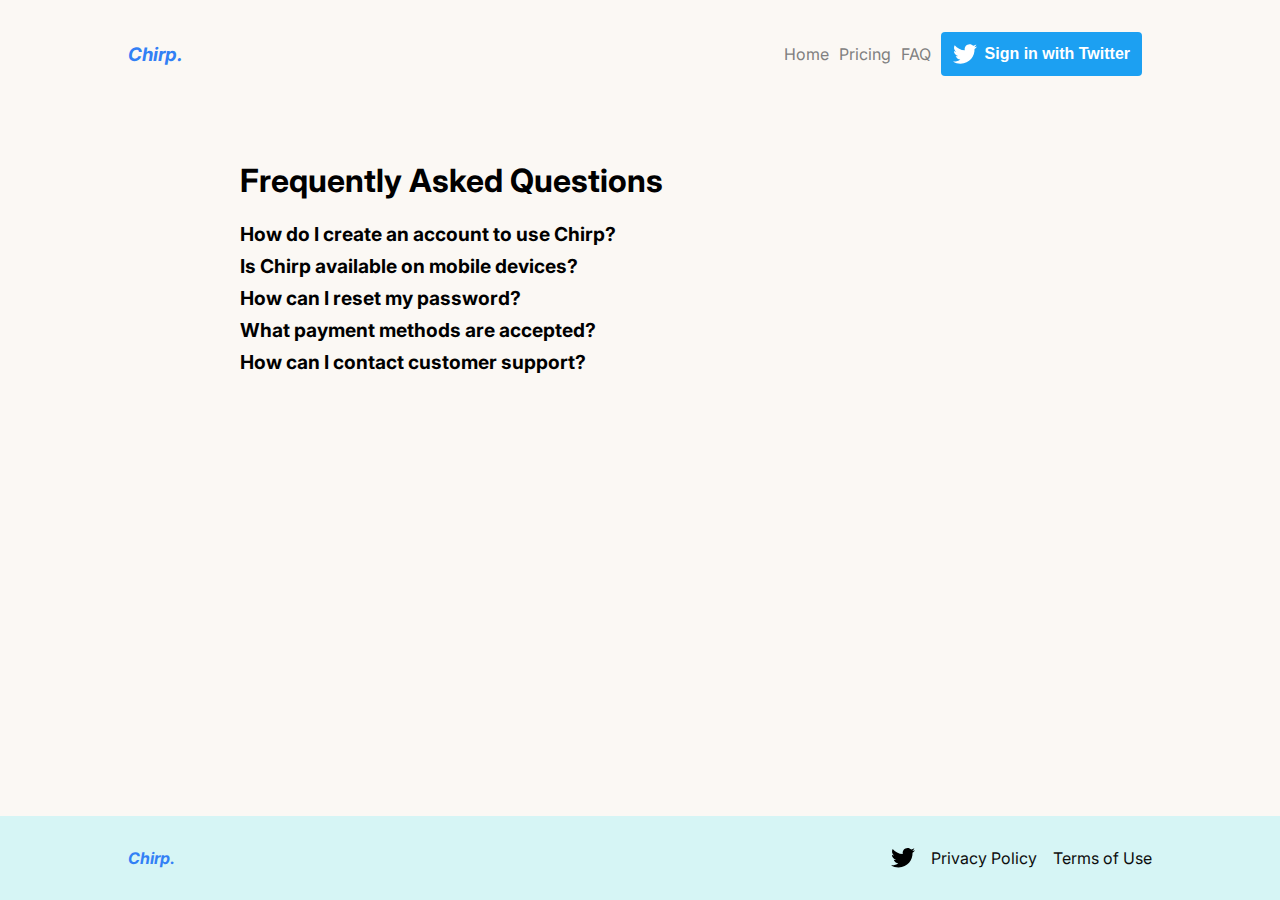
<file: Final-Project/FAQ.html>
<!DOCTYPE html>
<html lang="en">
<head>
    <meta charset="UTF-8">
    <meta name="viewport" content="width=device-width, initial-scale=1.0">
    <title>FAQ Page</title>
    <link rel="stylesheet" href="/Final-Project/Style/style.css">
</head>
<body>
<div class="content">
    <header>
        <nav class="navbar">
            <div class="main-header">
                <h3 class="logo">
                    Chirp.
                </h3>
                <button id="nav-trigger"><svg width="24" height="20"
                        viewBox="0 0 24 20" fill="none"
                        xmlns="http://www.w3.org/2000/svg"><path
                            d="M24 4H0V0H24V4ZM24 8H0V12H24V8ZM24 16H0V20H24V16Z"
                            fill="black" /></svg></button>
            </div>

            <ul id="moblie-nav">
                <li><a href="/Final-Project/index.html">Home</a></li>
                <li><a href="#">Pricing</a></li>
                <li><a href="/Final-Project/FAQ.html">FAQ</a></li>
                <li><button class="twitter"><svg width="24" height="20"
                            viewBox="0 0 24 20" fill="none"
                            xmlns="http://www.w3.org/2000/svg">
                            <path
                                d="M24 2.55699C23.117 2.94899 22.168 3.21299 21.172 3.33199C22.189 2.72299 22.97 1.75799 23.337 0.607986C22.386 1.17199 21.332 1.58199 20.21 1.80299C19.313 0.845986 18.032 0.247986 16.616 0.247986C13.437 0.247986 11.101 3.21399 11.819 6.29299C7.728 6.08799 4.1 4.12799 1.671 1.14899C0.381 3.36199 1.002 6.25699 3.194 7.72299C2.388 7.69699 1.628 7.47599 0.965 7.10699C0.911 9.38799 2.546 11.522 4.914 11.997C4.221 12.185 3.462 12.229 2.69 12.081C3.316 14.037 5.134 15.46 7.29 15.5C5.22 17.123 2.612 17.848 0 17.54C2.179 18.937 4.768 19.752 7.548 19.752C16.69 19.752 21.855 12.031 21.543 5.10599C22.505 4.41099 23.34 3.54399 24 2.55699Z"
                                fill="white" />
                        </svg> Sign in with Twitter
                    </button></li>
            </ul>
        </nav>
    </header>

    <div class="faq-container">
        <h1>Frequently Asked Questions</h1>
        
        <div class="faq-item">
            <div class="faq-question">
                How do I create an account to use Chirp?
            </div>
            <div class="faq-answer">
                <p>Lorem ipsum dolor sit amet, consectetur adipiscing elit. Nullam non nunc consectetur, rhoncus nunc sit amet, tincidunt orci. Sed laoreet, mi nec cursus porttitor, nisl mi bibendum quam, id varius est nisl quis lorem.</p>
            </div>
        </div>

        <div class="faq-item">
            <div class="faq-question">
                Is Chirp available on mobile devices?
            </div>
            <div class="faq-answer">
                <p>Lorem ipsum dolor sit amet, consectetur adipiscing elit. Vestibulum luctus purus sed ex volutpat, eu semper odio gravida. Fusce vel mauris a ipsum lacinia posuere.</p>
            </div>
        </div>

        <div class="faq-item">
            <div class="faq-question">
                How can I reset my password?
            </div>
            <div class="faq-answer">
                <p>Lorem ipsum dolor sit amet, consectetur adipiscing elit. Vivamus non dui eget urna congue pharetra id at turpis. Aenean in feugiat lorem.</p>
            </div>
        </div>

        <div class="faq-item">
            <div class="faq-question">
                What payment methods are accepted?
            </div>
            <div class="faq-answer">
                <p>Lorem ipsum dolor sit amet, consectetur adipiscing elit. Curabitur a felis vel neque ultrices fermentum. Aliquam sit amet velit vitae libero euismod tincidunt.</p>
            </div>
        </div>

        <div class="faq-item">
            <div class="faq-question">
                How can I contact customer support?
            </div>
            <div class="faq-answer">
                <p>Lorem ipsum dolor sit amet, consectetur adipiscing elit. Nulla quis risus vel mauris luctus sodales. Proin eu consequat libero.</p>
            </div>
        </div>
        
    </div>
</div>

    <section class="footer-background">
        <footer>
            <div id="footer">
                <strong>Chirp.</strong>
                <div class="footer">
                    <svg width="25" height="20" viewBox="0 0 25 20"
                        fill="none"
                        xmlns="http://www.w3.org/2000/svg">
                        <path
                            d="M25 2.309C24.117 2.701 23.168 2.965 22.172 3.084C23.189 2.475 23.97 1.51 24.337 0.36C23.386 0.924 22.332 1.334 21.21 1.555C20.313 0.598 19.032 0 17.616 0C14.437 0 12.101 2.966 12.819 6.045C8.728 5.84 5.1 3.88 2.671 0.901C1.381 3.114 2.002 6.009 4.194 7.475C3.388 7.449 2.628 7.228 1.965 6.859C1.911 9.14 3.546 11.274 5.914 11.749C5.221 11.937 4.462 11.981 3.69 11.833C4.316 13.789 6.134 15.212 8.29 15.252C6.22 16.875 3.612 17.6 1 17.292C3.179 18.689 5.768 19.504 8.548 19.504C17.69 19.504 22.855 11.783 22.543 4.858C23.505 4.163 24.34 3.296 25 2.309Z"
                            fill="black" />
                    </svg>
                    <p>Privacy Policy</p>
                    <p>Terms of Use</p>
                </div>
            </div>
        </footer>
    </section>

    <script src="/Final-Project/Js/script.js"></script>
</body>
</html>
</file>
<file: Style/style.css>
@import url('https://fonts.googleapis.com/css2?family=Hanken+Grotesk:wght@700;800&family=Inter:wght@400;600;700&display=swap');

:root{
    --bg: hsl(38,50%,97%);
    --blue: HSL(216, 91%, 58%);
    --twitterBlue: HSL(203, 89%, 53%);
    --black: HSL(0, 0%, 5%);
    --grey: hsl(0, 0%, 50%);
    --white: hsl(0, 0%, 100%);
    --lightgrey: hsl(0, 0%, 78%);
    --lightblue: hsl(180, 60%, 90%);
    --gold: hsl(38, 100%, 57%);
    --swirl: hsl(38, 8%, 80%);
}

*{
    scroll-behavior: smooth;
}
html, body {
    height: 100%;
}

body {
    margin: 0;
    background-color: var(--bg);
    font-family: Inter, sans-serif;
    display: flex;
    flex-direction: column;
}

/* burger and header  */
header {
    background-color: var(--bg);
}
.navbar {
    max-width: 1024px;
    margin: 0 auto;
    padding: 1rem;
}

.main-header {
    display: flex;
    justify-content: space-between;
    align-items: center;
}

.logo{
    color: var(--blue);
    font-weight: 700;
    font-style: italic;
}

a {
    line-height: 1.5rem;
    font-size: 1rem;
    font-weight: 400;
    color: var(--grey); 
    margin-top: 0;
}

#moblie-nav {
    display: none;
    list-style: none;
    padding: 0;
    transition: opacity 0.3s ease-in-out;
}

#moblie-nav.show {
    display: block;
    opacity: 1;
}

#moblie-nav a {
    text-decoration: none;
    color: var(--grey);
    transition: color 0.3s ease-in-out;
}

#moblie-nav a:hover {
    color: var(--blue);
}

#nav-trigger {
    border: none;
    background: transparent;
    cursor: pointer;
    transition: transform 0.3s ease-in-out;
}

#nav-trigger:hover {
    transform: scale(1.1);
}

/* twitter style */
.twitter {
    display: flex;
    justify-content: center;
    gap: 0.5rem;
    align-items: center;
    padding: 0.75rem;
    width: 100%;
    background-color: var(--twitterBlue);
    color: white;
    border-radius: 0.25rem;
    border: 0;
    font-size: medium;  
    font-weight: 600;
    cursor: pointer;
    transition: background-color 0.3s ease-in-out;
}

.twitter:hover {
    background-color: var(--blue);
}

.btn-learn {
    display: flex;
    justify-content: center;
    align-items: center;
    padding: 0.75rem;
    width: 100%;
    color: var(--blue);
    border-radius: 0.25rem;
    border: 0;
    font-size: large; 
    font-weight: 600; 
    background-color: transparent;
    cursor: pointer;
    transition: background-color 0.3s ease-in-out;
}

.btn-learn:hover {
    background-color: var(--blue);
    color: var(--white);
}

/* main section style */
#main {
    background-color: var(--bg);
}

.main {
    max-width: 1024px;
    margin: 0 auto;
    padding: 1rem;
}

.Hero{
    width: 100%;
    height: auto;
    max-width: 400px;
}

.main h1 {
    font-weight: 700;
    margin-bottom: 0.5rem;
    color: var(--black);
    font-size: 2rem;
}

.main p {
    line-height: 1.5rem;
    font-size: 1rem;
    font-weight: 400;
    color: var(--grey); 
    margin-top: 0;  
}

.main strong {
    font-weight: 700;
    color: var(--blue);
}

.Avatars {
    margin-top: 1rem;
    margin-bottom: 1rem;
    display: flex;
    flex-direction: row-reverse;
    justify-content: flex-end;
    height: 45px;
}

.avatar {
    margin-right: -22.5px;
}

.Avatars :not(:last-child) {
    z-index: 1;
}

.Avatars :last-child {
    z-index: 1;
}

/* section 2 style  */
#section-2 {
    background-color: var(--white);
}

.section-2 {
    max-width: 1024px;
    margin: 0 auto;
    padding: 0.75rem;  
}

.section-2 h2 {
    font-weight: 700;
    margin-bottom: 2rem;
    color: var(--black);
    font-size: 2rem;
}

.features{
    display: grid;
    grid-template-columns: repeat(1, 1fr);
    grid-gap: 1.5rem;   
}

.features div {
    padding: 1rem;
    border: var(--lightgrey) solid 1px;
    border-radius: 4px;
}

.section-2 p {
    line-height: 1.5rem;
    font-size: 1rem;
    font-weight: 400;
    color: var(--grey);    
}

#emoji {
    font-size: 2rem;
    margin: 0;
    padding-top: 1rem;
    padding-bottom: 1rem;
}

/* section 3 style  */
#section-3 {
    background-color: var(--lightblue);
    padding-bottom: 2rem;
}

.section-3 {
    max-width: 1024px;
    margin: 0 auto;
    padding: 0.75rem;  
}

.reviews {
    background-color: var(--white);
    padding: 1rem;
    align-self: start;
}

#reviews {
    display: grid;
    grid-gap: 1.5rem; 
}

.section-3 h2 {
    font-weight: 700;
    margin-bottom: 2rem;
    color: var(--black);
    font-size: 2rem;
}

.profile {
    display: flex;
    align-items: center;
    justify-content: center;
}

.username {
    padding: 1rem;
}

.username p {
    margin: 0;
    font-size: small;
}

.section-3 p {
    line-height: 1.5rem;
    font-weight: 400;
    color: var(--grey);
}

.profile svg {
    margin-left: auto;
}

.details {
    display: flex;
    justify-content: space-between;
}

.details p {
    margin: 0;
    font-size: 1rem;
}

.like {
    display: flex;
}

.like p {
    margin-left: 4px;
}

/* section 4 style  */
#section-4 {
    background-color: var(--white);
    padding-bottom: 3rem;
}

.section-4 {
    max-width: 500px;
    margin: 0 auto;
    padding: 0.75rem;  
}

.section-4 h2 {
    text-align: center;
    font-weight: 700;
    color: var(--black);
    font-size: 2rem;
    margin-bottom: 0;
}

.section-4 p {
    line-height: 1.5rem;
    font-weight: 400;
    color: var(--grey);
}

p.twitter-growth-text {
    text-align: center;
}

.trial {
    border: var(--gold) solid 1px;
    border-radius: 4px;
    background-color: var(--bg);
    padding: 2rem 2rem;  
}

.trial strong {
    font-weight: 700;
    color: var(--black);
    font-size: 3rem;
}

.trial div:first-child {
    padding: 45rem;
}

.perks {
    display: flex;
    align-items: flex-start;
    gap: 1rem;
    margin-top: 1rem;
    margin-bottom: 1rem;
}

.perks p {
    margin: 0;
}

.perks svg {
    min-width: 24px;
}

/* footer style */
.footer-background {
    background-color: var(--lightblue);
    padding: 2rem;
}

footer {
    color: var(--white);
    max-width: 1024px;
    margin: 0 auto;
}

footer strong {
    color: var(--blue);
    flex: 1;
    padding-bottom: 1rem;
    font-style: italic;
}

footer p {
    margin: 0;
    font-size: 1rem;
    color: var(--black);
}

hr {
    border: 0;
    height: 1px;
    background-color: var(--swirl);
    margin: 1rem 0;
}

.footer {
    padding-top: 1rem;
    display: flex;
    gap: 1rem;
}



/* New CSS for desktop view */
@media (min-width: 769px) {

    nav {
        display: flex;
        justify-content: space-between;
        align-items: center;
    }

    #nav-trigger {
        display: none;
    }

    #moblie-nav {
        display: flex;
        justify-content: space-between;
        align-items: center;
    }

    #moblie-nav li {
        margin-right: 10px;
    }

    .main {
        display: flex;
        flex-direction: row-reverse;
        justify-content: space-between;
        align-items: start;
        padding: 1rem;
    }

    .section-1 {
        margin-right: 3rem;
    }

    .main {
        margin-bottom: 3rem;
    }

    .buttons {
        display: flex;
    }

    .features {
        grid-template-columns: repeat(2, 1fr);   
    }

    #reviews {
        grid-template-columns: repeat(3, 1fr);               
    }

    #footer {
        display: flex;
    }
    
    #footer strong, .footer {
        padding: 0;
    }
    
}

/* Simple CSS Animation */
@keyframes fadeInOut {
    0% {
        opacity: 0;
    }
    50% {
        opacity: 1;
    }
    100% {
        opacity: 0;
    }
}


.animate-button {
    animation: fadeInOut 2s infinite;
}




/* FAQ Styles */

.content {
    flex: 1;
}
.faq-container {
    max-width: 800px;
    margin: 0 auto;
    padding: 2rem;
}

.faq-question {
    font-size: 1.2rem;
    font-weight: bold;
    cursor: pointer;
    margin-bottom: 0.5rem;
}

.faq-answer {
    display: none;
    font-size: 1rem;
    margin-bottom: 1.5rem;
}

.faq-answer.active {
    display: block;
}

.faq-answer {
    max-height: 0;
    overflow: hidden;
    transition: max-height 0.3s ease-out;
}

.faq-answer.active {
    max-height: 500px; 
}
</file>
<file: Final-Project/Style/style.css>
@import url('https://fonts.googleapis.com/css2?family=Hanken+Grotesk:wght@700;800&family=Inter:wght@400;600;700&display=swap');

:root{
    --bg: hsl(38,50%,97%);
    --blue: HSL(216, 91%, 58%);
    --twitterBlue: HSL(203, 89%, 53%);
    --black: HSL(0, 0%, 5%);
    --grey: hsl(0, 0%, 50%);
    --white: hsl(0, 0%, 100%);
    --lightgrey: hsl(0, 0%, 78%);
    --lightblue: hsl(180, 60%, 90%);
    --gold: hsl(38, 100%, 57%);
    --swirl: hsl(38, 8%, 80%);
}

*{
    scroll-behavior: smooth;
}
html, body {
    height: 100%;
}

body {
    margin: 0;
    background-color: var(--bg);
    font-family: Inter, sans-serif;
    display: flex;
    flex-direction: column;
}

/* burger and header  */
header {
    background-color: var(--bg);
}
.navbar {
    max-width: 1024px;
    margin: 0 auto;
    padding: 1rem;
}

.main-header {
    display: flex;
    justify-content: space-between;
    align-items: center;
}

.logo{
    color: var(--blue);
    font-weight: 700;
    font-style: italic;
}

a {
    line-height: 1.5rem;
    font-size: 1rem;
    font-weight: 400;
    color: var(--grey); 
    margin-top: 0;
}

#moblie-nav {
    display: none;
    list-style: none;
    padding: 0;
    transition: opacity 0.3s ease-in-out;
}

#moblie-nav.show {
    display: block;
    opacity: 1;
}

#moblie-nav a {
    text-decoration: none;
    color: var(--grey);
    transition: color 0.3s ease-in-out;
}

#moblie-nav a:hover {
    color: var(--blue);
}

#nav-trigger {
    border: none;
    background: transparent;
    cursor: pointer;
    transition: transform 0.3s ease-in-out;
}

#nav-trigger:hover {
    transform: scale(1.1);
}

/* twitter style */
.twitter {
    display: flex;
    justify-content: center;
    gap: 0.5rem;
    align-items: center;
    padding: 0.75rem;
    width: 100%;
    background-color: var(--twitterBlue);
    color: white;
    border-radius: 0.25rem;
    border: 0;
    font-size: medium;  
    font-weight: 600;
    cursor: pointer;
    transition: background-color 0.3s ease-in-out;
}

.twitter:hover {
    background-color: var(--blue);
}

.btn-learn {
    display: flex;
    justify-content: center;
    align-items: center;
    padding: 0.75rem;
    width: 100%;
    color: var(--blue);
    border-radius: 0.25rem;
    border: 0;
    font-size: large; 
    font-weight: 600; 
    background-color: transparent;
    cursor: pointer;
    transition: background-color 0.3s ease-in-out;
}

.btn-learn:hover {
    background-color: var(--blue);
    color: var(--white);
}

/* main section style */
#main {
    background-color: var(--bg);
}

.main {
    max-width: 1024px;
    margin: 0 auto;
    padding: 1rem;
}

.Hero{
    width: 100%;
    height: auto;
    max-width: 400px;
}

.main h1 {
    font-weight: 700;
    margin-bottom: 0.5rem;
    color: var(--black);
    font-size: 2rem;
}

.main p {
    line-height: 1.5rem;
    font-size: 1rem;
    font-weight: 400;
    color: var(--grey); 
    margin-top: 0;  
}

.main strong {
    font-weight: 700;
    color: var(--blue);
}

.Avatars {
    margin-top: 1rem;
    margin-bottom: 1rem;
    display: flex;
    flex-direction: row-reverse;
    justify-content: flex-end;
    height: 45px;
}

.avatar {
    margin-right: -22.5px;
}

.Avatars :not(:last-child) {
    z-index: 1;
}

.Avatars :last-child {
    z-index: 1;
}

/* section 2 style  */
#section-2 {
    background-color: var(--white);
}

.section-2 {
    max-width: 1024px;
    margin: 0 auto;
    padding: 0.75rem;  
}

.section-2 h2 {
    font-weight: 700;
    margin-bottom: 2rem;
    color: var(--black);
    font-size: 2rem;
}

.features{
    display: grid;
    grid-template-columns: repeat(1, 1fr);
    grid-gap: 1.5rem;   
}

.features div {
    padding: 1rem;
    border: var(--lightgrey) solid 1px;
    border-radius: 4px;
}

.section-2 p {
    line-height: 1.5rem;
    font-size: 1rem;
    font-weight: 400;
    color: var(--grey);    
}

#emoji {
    font-size: 2rem;
    margin: 0;
    padding-top: 1rem;
    padding-bottom: 1rem;
}

/* section 3 style  */
#section-3 {
    background-color: var(--lightblue);
    padding-bottom: 2rem;
}

.section-3 {
    max-width: 1024px;
    margin: 0 auto;
    padding: 0.75rem;  
}

.reviews {
    background-color: var(--white);
    padding: 1rem;
    align-self: start;
}

#reviews {
    display: grid;
    grid-gap: 1.5rem; 
}

.section-3 h2 {
    font-weight: 700;
    margin-bottom: 2rem;
    color: var(--black);
    font-size: 2rem;
}

.profile {
    display: flex;
    align-items: center;
    justify-content: center;
}

.username {
    padding: 1rem;
}

.username p {
    margin: 0;
    font-size: small;
}

.section-3 p {
    line-height: 1.5rem;
    font-weight: 400;
    color: var(--grey);
}

.profile svg {
    margin-left: auto;
}

.details {
    display: flex;
    justify-content: space-between;
}

.details p {
    margin: 0;
    font-size: 1rem;
}

.like {
    display: flex;
}

.like p {
    margin-left: 4px;
}

/* section 4 style  */
#section-4 {
    background-color: var(--white);
    padding-bottom: 3rem;
}

.section-4 {
    max-width: 500px;
    margin: 0 auto;
    padding: 0.75rem;  
}

.section-4 h2 {
    text-align: center;
    font-weight: 700;
    color: var(--black);
    font-size: 2rem;
    margin-bottom: 0;
}

.section-4 p {
    line-height: 1.5rem;
    font-weight: 400;
    color: var(--grey);
}

p.twitter-growth-text {
    text-align: center;
}

.trial {
    border: var(--gold) solid 1px;
    border-radius: 4px;
    background-color: var(--bg);
    padding: 2rem 2rem;  
}

.trial strong {
    font-weight: 700;
    color: var(--black);
    font-size: 3rem;
}

.trial div:first-child {
    padding: 45rem;
}

.perks {
    display: flex;
    align-items: flex-start;
    gap: 1rem;
    margin-top: 1rem;
    margin-bottom: 1rem;
}

.perks p {
    margin: 0;
}

.perks svg {
    min-width: 24px;
}

/* footer style */
.footer-background {
    background-color: var(--lightblue);
    padding: 2rem;
}

footer {
    color: var(--white);
    max-width: 1024px;
    margin: 0 auto;
}

footer strong {
    color: var(--blue);
    flex: 1;
    padding-bottom: 1rem;
    font-style: italic;
}

footer p {
    margin: 0;
    font-size: 1rem;
    color: var(--black);
}

hr {
    border: 0;
    height: 1px;
    background-color: var(--swirl);
    margin: 1rem 0;
}

.footer {
    padding-top: 1rem;
    display: flex;
    gap: 1rem;
}



/* New CSS for desktop view */
@media (min-width: 769px) {

    nav {
        display: flex;
        justify-content: space-between;
        align-items: center;
    }

    #nav-trigger {
        display: none;
    }

    #moblie-nav {
        display: flex;
        justify-content: space-between;
        align-items: center;
    }

    #moblie-nav li {
        margin-right: 10px;
    }

    .main {
        display: flex;
        flex-direction: row-reverse;
        justify-content: space-between;
        align-items: start;
        padding: 1rem;
    }

    .section-1 {
        margin-right: 3rem;
    }

    .main {
        margin-bottom: 3rem;
    }

    .buttons {
        display: flex;
    }

    .features {
        grid-template-columns: repeat(2, 1fr);   
    }

    #reviews {
        grid-template-columns: repeat(3, 1fr);               
    }

    #footer {
        display: flex;
    }
    
    #footer strong, .footer {
        padding: 0;
    }
    
}

/* Simple CSS Animation */
@keyframes fadeInOut {
    0% {
        opacity: 0;
    }
    50% {
        opacity: 1;
    }
    100% {
        opacity: 0;
    }
}


.animate-button {
    animation: fadeInOut 2s infinite;
}




/* FAQ Styles */

.content {
    flex: 1;
}
.faq-container {
    max-width: 800px;
    margin: 0 auto;
    padding: 2rem;
}

.faq-question {
    font-size: 1.2rem;
    font-weight: bold;
    cursor: pointer;
    margin-bottom: 0.5rem;
}

.faq-answer {
    display: none;
    font-size: 1rem;
    margin-bottom: 1.5rem;
}

.faq-answer.active {
    display: block;
}

.faq-answer {
    max-height: 0;
    overflow: hidden;
    transition: max-height 0.3s ease-out;
}

.faq-answer.active {
    max-height: 500px; 
}
</file>
